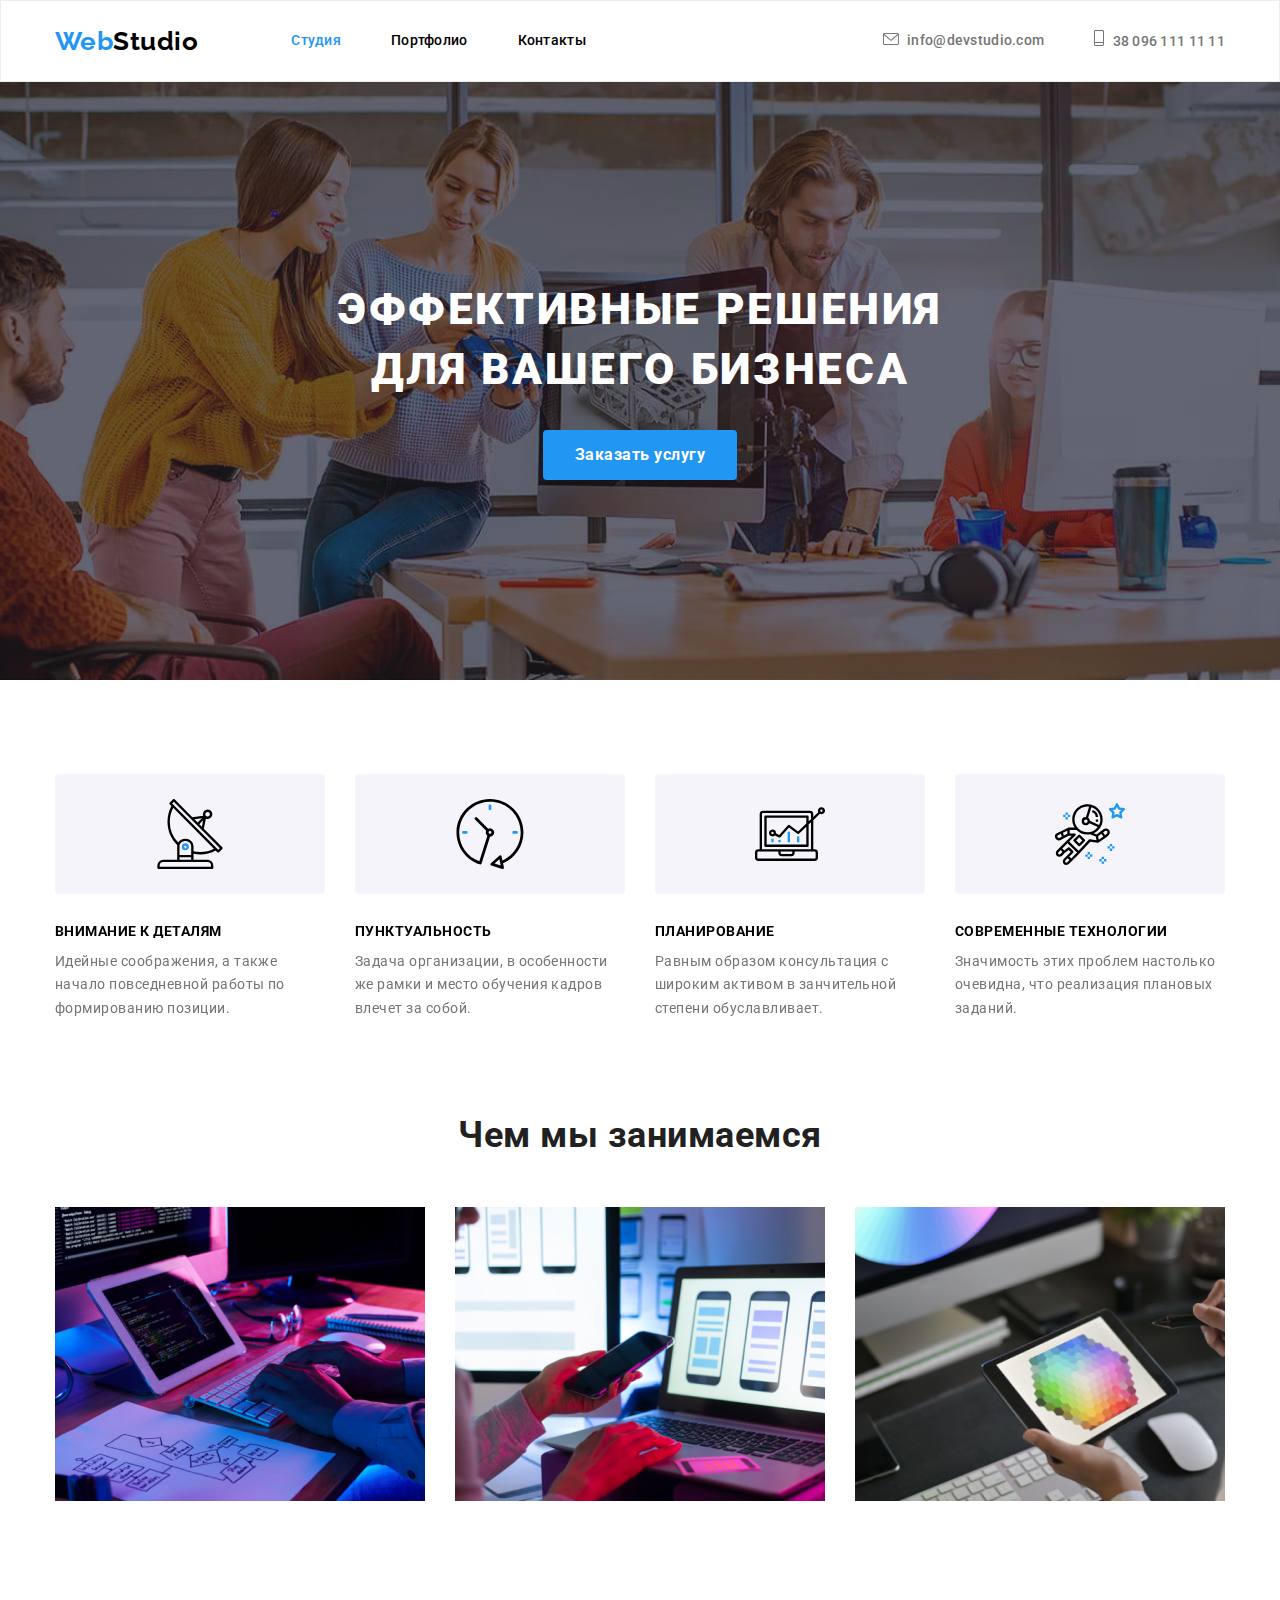
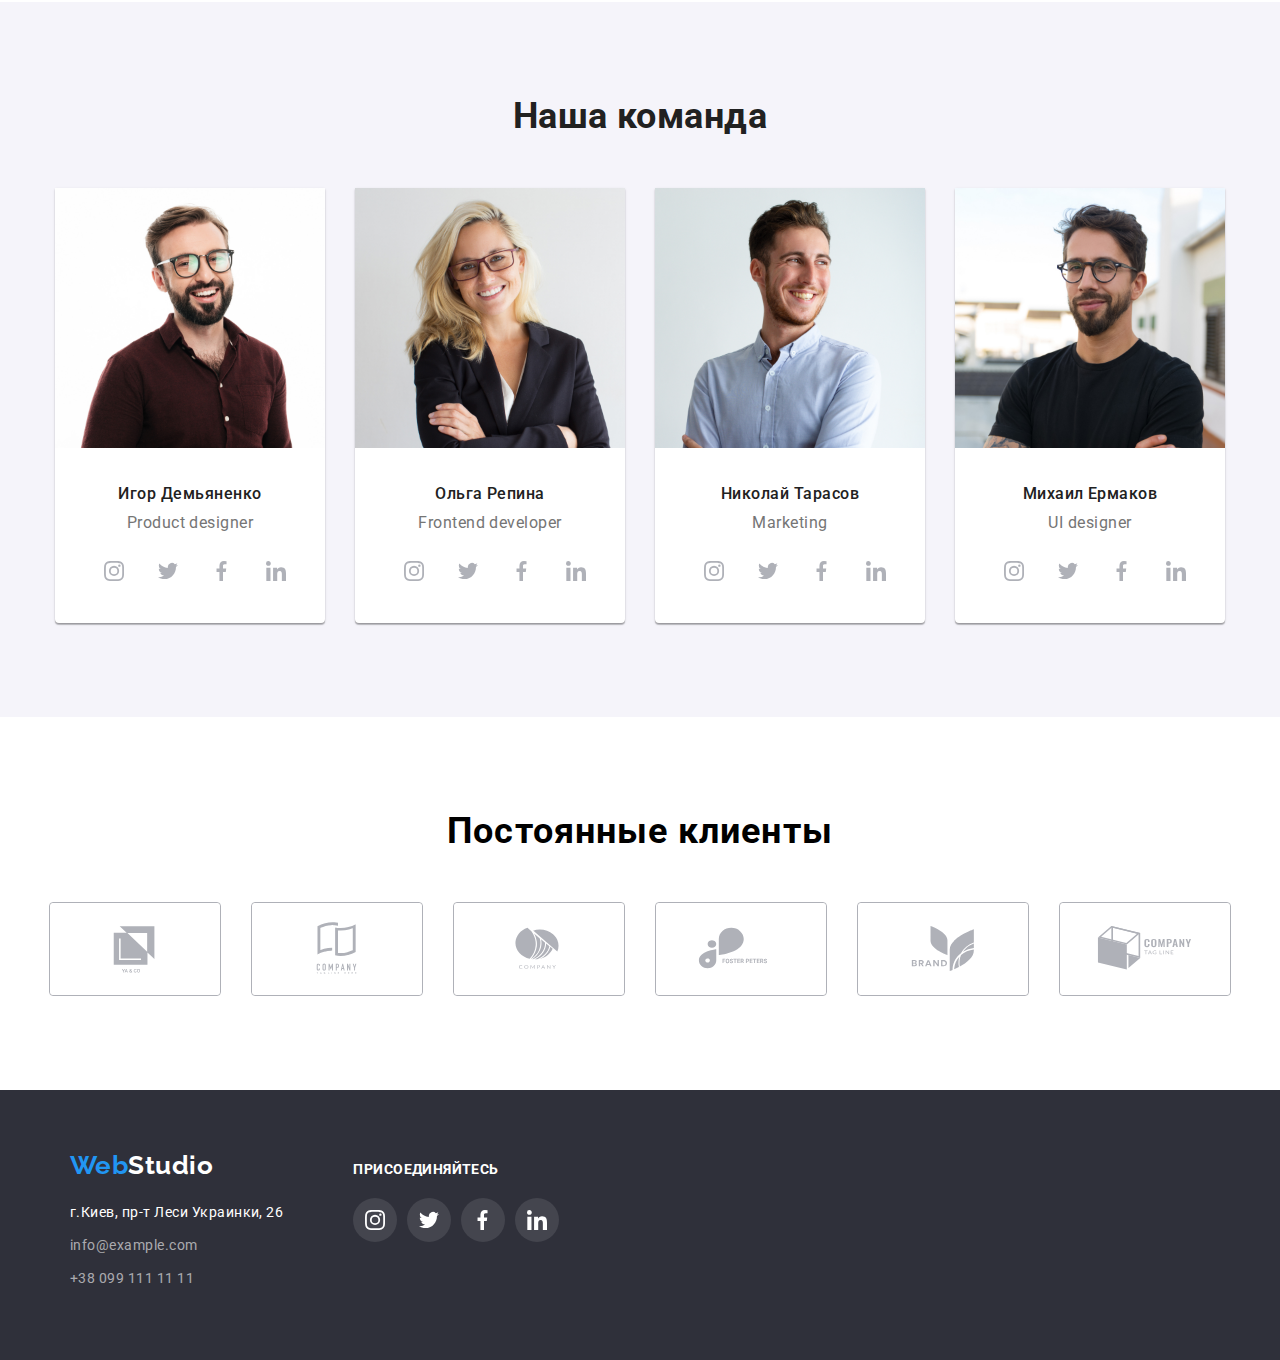
<file: index.html>
<!DOCTYPE html>
<html lang="ru">

<head>
    <meta charset="UTF-8">
    <meta http-equiv="X-UA-Compatible" content="IE=edge">
    <meta name="viewport" content="width=device-width, initial-scale=1.0">
    <title>Git</title>
    <link rel="preconnect" href="https://fonts.googleapis.com">
    <link rel="preconnect" href="https://fonts.gstatic.com" crossorigin>
    <link
        href="https://fonts.googleapis.com/css2?family=Raleway:wght@700&family=Roboto:wght@400;500;700;900&display=swap"
        rel="stylesheet" />
    <link rel="stylesheet" href="https://cdnjs.cloudflare.com/ajax/libs/modern-normalize/1.1.0/modern-normalize.min.css"
        integrity="sha512-wpPYUAdjBVSE4KJnH1VR1HeZfpl1ub8YT/NKx4PuQ5NmX2tKuGu6U/JRp5y+Y8XG2tV+wKQpNHVUX03MfMFn9Q=="
        crossorigin="anonymous" referrerpolicy="no-referrer" />
    <link rel="stylesheet" href="./css/styles.css" />
</head>

<body class="all-body">
    <!--The head of the site-->


    <header class="page-header">
        <div class="container site-nav">
            <nav class="site-nav">
                <a href="/" class="logo-link">
                    Web<span class="logo-accent">Studio</span>
                </a>
        
                <ul class="site-list">
                    <li class="site-element"><a class="site-link current" href="./index.html">Студия</a></li>
                    <li class="site-element"><a class="site-links" href="./portfolio.html">Портфолио</a></li>
                    <li class="site-element"><a class="site-links" href="/">Контакты</a></li>
                </ul>
        
            </nav>
                <ul class="auth-list">
                    <li class="auth-element">
                        <a class="auth-email" href="info@devstudio.com">
                            <svg class="email-icon" width="16" height="12">
                                <use href="./images/icons.svg#envelope-normal"></use>
                            </svg> info@devstudio.com</a>
                    </li>
                    <li class="auth-element"><a class="auth-phone" href="380961111111"> 
                        <svg class="email-icon" width="10" height="16">
                            <use class="phone-icon" href="./images/icons.svg#vector"></use>
                        </svg> 38 096 111 11 11</a>
                    </li>
        
                </ul>
        </div>
            

    </header>

    
    <main class="main-div">
        <!--Hero-->
        <section class="hero">
            <div class="container">
                <h1 class="hero-title">Эффективные решения </br> для вашего бизнеса</h1>
                <button type="button" class="hero-button">Заказать услугу</button>
            </div>
        </section>



        <!--Навыки-->
        <section class="features">
            <div class="container">
                    <ul class="features-list">
                        <li class="features-element">
                            <div class="features-box">
                                <svg class="features-icon" width="70" height="70">
                                    <use href="./images/icons.svg#featuresa"></use>
                                </svg>
                            </div>
                            <div class="title-box">
                                    <h3 class="features-title">Внимание к деталям</h3>
                                    <p class="features-p">Идейные соображения, а также </br> начало повседневной работы по </br>
                                            формированию позиции.</p>
                            </div>
                        </li>
                        <li class="features-element">
                            <div class="features-box">
                                <svg class="features-icon" width="70" height="70">
                                    <use href="./images/icons.svg#featuresb"></use>
                                </svg>
                            </div>
                            <div class="title-box">
                                            <h3 class="features-title">Пунктуальность</h3>
                                <p class="features-p">Задача организации, в особенности </br> же рамки и место обучения кадров
                                    </br> влечет за собой.</p>
                            </div>
                        </li>
                        <li class="features-element">
                            <div class="features-box">
                                <svg class="features-icon" width="70" height="70">
                                    <use href="./images/icons.svg#featuresc"></use>
                                </svg>
                            </div>
                            <div class="title-box">
                                <h3 class="features-title">Планирование</h3>
                                <p class="features-p">Равным образом консультация с </br> широким активом в занчительной </br>
                                    степени обуславливает.</p>
                            </div>
                        </li>
                        <li class="features-element">
                            <div class="features-box">
                                <svg class="features-icon" width="70" height="70">
                                    <use href="./images/icons.svg#featuresd"></use>
                                </svg>
                            </div>
                            <div class="title-box">
                                <h3 class="features-title">Современные технологии</h3>
                                <p class="features-p">Значимость этих проблем настолько </br> очевидна, что реализация плановых
                                    </br> заданий.</p>
                            </div>
                        </li>
                    </ul>
            </div>
        </section>
        <!--Чем мы занимаемся-->
        <section class="section">
            <div class="container">
                <h2 class="section-title">Чем мы занимаемся</h2>
                    <ul class="section-list">
                        <li class="section-element">
                            <div class="section-thumb">
                                <a class="section-img" href="">
                                    <img class="section-img" src="images/1left.jpg" alt="ноутбук" width="370">
                                    <div class="section-color">
                                        <div class="section-actions">
                                            <p class="actions-title">Десктопные приложения</p>
                                        </div>
                                    </div>
                                </a>
                            </div>
                        </li>
                        <li class="section-element">
                            <div class="section-thumb">
                                <a class="section-img" href="">
                                    <img class="section-img" src="images/phone.jpg" alt="телефон" width="370">
                                        <div class="section-actions">
                                            
                                            <p class="actions-title">Мобильные приложения</p>
                                        </div>
                                </a>
                            </div>
                        </li>
                        <li class="section-element">
                            <div class="section-thumb">
                                <a class="section-img" href="">
                                    <img class="section-img" src="images/notepad.jpg" alt="планшет" width="370">
                                        <div class="section-actions">
                                            <p class="actions-title">Дизайнерские решения</p>
                                        </div>
                                </a>
                            </div>       
                        </li>
                    </ul>
            </div>
        </section>
        <!--Наша команда-->
        <section class="command">
            <div class="container">
                <h2 class="command-title">Наша команда</h2>
                    <ul class="command-list">
                        <li class="command-element link">
                            <a class="command-link" href="">
                                <div class="command-frame">
                                    <img class="command-img" src="images/person1.jpg" alt="Игор Демьяненко" width="270" />
                                    <div class="command-box">
                                        <h3 class="command-worker link">Игор Демьяненко</h3>
                                        <p class="command-p">Product designer</p>
                                    </div>
                                            <ul class="networks-list list">
                                                <li>
                                                    <a class="networks-link" href="/">
                                                        <svg class="networks-icon" width="20" height="20">
                                                            <use href="./images/icons.svg#instagram"></use>
                                                        </svg>
                                                    </a>
                                                </li>
                                                <li>
                                                    <a class="networks-link" href="/">
                                                        <svg class="networks-icon" width="20" height="20">
                                                            <use href="./images/icons.svg#twitter"></use>
                                                        </svg>
                                                    </a>
                                                </li>
                                                <li>
                                                    <a class="networks-link" href="/">
                                                        <svg class="networks-icon" width="20" height="20">
                                                            <use href="./images/icons.svg#facebook"></use>
                                                        </svg>
                                                    </a>
                                                </li>
                                                <li>
                                                    <a class="networks-link" href="/">
                                                        <svg class="networks-icon" width="20" height="20">
                                                            <use href="./images/icons.svg#linkedin"></use>
                                                        </svg>
                                                    </a>
                                                </li>
                                            </ul>
                                </div>
                            </a>
                        </li>
                        <li class="command-element">
                            <a class="command-link" href="">
                                <div class="command-frame">
                                    <img class="command-img" src="images/person2.jpg" alt="Ольга Репина" width="270" />
                                    <div class="command-box">
                                        <h3 class="command-worker">Ольга Репина</h3>
                                        <p class="command-p">Frontend developer</p>
                                    </div>   
                                    <ul class="networks-list list">
                                        <li>
                                            <a class="networks-link" href="/">
                                                <svg class="networks-icon" width="20" height="20">
                                                    <use href="./images/icons.svg#instagram"></use>
                                                </svg>
                                            </a>
                                        </li>
                                        <li>     
                                            <a class="networks-link" href="/">
                                                <svg class="networks-icon" width="20" height="20">
                                                        <use href="./images/icons.svg#twitter"></use>
                                                </svg>
                                            </a>                                     
                                        </li>
                                        <li>                                     
                                            <a class="networks-link" href="/">
                                                <svg class="networks-icon" width="20" height="20">
                                                        <use href="./images/icons.svg#facebook"></use>
                                                </svg>
                                            </a>                                            
                                        </li>
                                        <li>                                         
                                            <a class="networks-link" href="/">
                                                <svg class="networks-icon" width="20" height="20">
                                                        <use href="./images/icons.svg#linkedin"></use>
                                                </svg>
                                            </a>                                     
                                        </li>
                                    </ul>
                                </div>
                            </a>
                        </li>
                        <li class="command-element">
                            <a class="command-link" href="">
                                <div class="command-frame">
                                    <img class="command-img" src="images/person3.jpg" alt="Николай Тарасов" width="270" />
                                    <div class="command-box">
                                        <h3 class="command-worker">Николай Тарасов</h3>
                                        <p class="command-p">Marketing</p>
                                    </div>
                                        <ul class="networks-list list">
                                            <li>
                                                <a class="networks-link" href="/">
                                                    <svg class="networks-icon" width="20" height="20">
                                                        <use href="./images/icons.svg#instagram"></use>
                                                    </svg>
                                                </a>
                                            </li>
                                            <li>
                                                <a class="networks-link" href="/">
                                                    <svg class="networks-icon" width="20" height="20">
                                                        <use href="./images/icons.svg#twitter"></use>
                                                    </svg>
                                                </a>
                                            </li>
                                            <li>
                                                <a class="networks-link" href="/">
                                                    <svg class="networks-icon" width="20" height="20">
                                                        <use href="./images/icons.svg#facebook"></use>
                                                    </svg>
                                                </a>
                                            </li>
                                            <li>
                                                <a class="networks-link" href="/">
                                                    <svg class="networks-icon" width="20" height="20">
                                                        <use href="./images/icons.svg#linkedin"></use>
                                                    </svg>
                                                </a>
                                            </li>
                                        </ul>
                                </div>
                            </a>
                        </li>
                        <li class="command-element">
                            <a class="command-link" href="">
                                <div class="command-frame">
                                    <img class="command-img" src="images/person4.jpg" alt="Михаил Ермаков" width="270" />
                                    <div class="command-box">
                                        <h3 class="command-worker">Михаил Ермаков</h3>
                                        <p class="command-p">UI designer</p>
                                    </div>
                                    <ul class="networks-list list">
                                        <li>
                                            <a class="networks-link" href="/">
                                                <svg class="networks-icon" width="20" height="20">
                                                    <use href="./images/icons.svg#instagram"></use>
                                                </svg>
                                            </a>
                                        </li>
                                        <li>
                                            <a class="networks-link" href="/">
                                                <svg class="networks-icon" width="20" height="20">
                                                    <use href="./images/icons.svg#twitter"></use>
                                                </svg>
                                            </a>
                                        </li>
                                        <li>
                                            <a class="networks-link" href="/">
                                                <svg class="networks-icon" width="20" height="20">
                                                    <use href="./images/icons.svg#facebook"></use>
                                                </svg>
                                            </a>
                                        </li>
                                        <li>
                                            <a class="networks-link" href="/">
                                                <svg class="networks-icon" width="20" height="20">
                                                    <use href="./images/icons.svg#linkedin"></use>
                                                </svg>
                                            </a>
                                        </li>
                                    </ul>
                                </div>
                            </a>
                        </li>

                    </ul>
            </div>
        </section>
        <section class="clients">
            <h2 class="clients-title">
                Постоянные клиенты
            </h2>
            <ul class="clients-list list">
                <li class="clients-element icon-acompany norm">
                    <a class="clients-link" href="/">
                        <svg class="clients-icon" width="106" height="60">
                            <use href="./images/icons.svg#acompany"></use>
                        </svg>
                    </a>
                </li>
                <li class="clients-element icon-bcompany norm">
                    <a class="clients-link" href="/">
                        <svg class="clients-icon" width="106" height="60">
                            <use href="./images/icons.svg#bcompany"></use>
                        </svg>
                    </a>
                </li>
                <li class="clients-element icon-ccompany norm">
                    <a class="clients-link" href="/">
                        <svg class="clients-icon" width="106" height="60">
                            <use href="./images/icons.svg#ccompany"></use>
                        </svg>
                    </a>
                </li>
                <li class="clients-element icon-dcompany norm">
                    <a class="clients-link" href="/">
                        <svg class="clients-icon" width="106" height="60">
                            <use href="./images/icons.svg#dcompany"></use>
                        </svg>
                    </a>
                </li>
                <li class="clients-element icon-ecompany norm">
                    <a class="clients-link" href="/">
                        <svg class="clients-icon" width="106" height="60">
                            <use href="./images/icons.svg#ecompany"></use>
                        </svg>
                    </a>
                </li>
                <li class="clients-element icon-gcompany norm">
                    <a class="clients-link" href="/">
                        <svg class="clients-icon" width="106" height="60">
                            <use href="./images/icons.svg#gcompany"></use>
                        </svg>
                    </a>
                </li>
            </ul>
        </section>
    </main>

    <!--Footer-->
    <footer class="footer">
        <div class="container">
            <div class="footer-all">
                <div class="footer-info">
                    <a href="/" class="footer-logo">
                        Web<span class="footer-accent">Studio</span>
                    </a>
                    <address class="adress">
                        <ul class="adress-list">
                            <li>
                                <a class="adress-location" href="https://www.figma.com/exit?url=https%3A%2F%2Fbit.ly%2F3pXMvUd"
                                target="_blank" rel="noopener noreferrer">г.Киев, пр-т Леси Украинки, 26</a>
                            </li>
                            <li>
                                <a class="adress-email" href="info@example.com">info@example.com</a>
                            </li>
                            <li>
                                <a class="adress-phone" href="380991111111">+38 099 111 11 11</a>
                            </li>
                        </ul>
                    </address>
                </div>
                <div class="footer-box">
                    <p class="footer-title">
                        Присоединяйтесь
                    </p>
                        <ul class="footer-list list">
                            <li class="footer-element">
                                <a class="footer-link" href="/">
                                    <svg class="footer-icon" width="20" height="20">
                                        <use href="./images/icons.svg#instagram"></use>
                                    </svg>
                                </a>
                            </li>
                            <li class="footer-element">
                                <a class="footer-link" href="/">
                                    <svg class="footer-icon" width="20" height="20">
                                        <use href="./images/icons.svg#twitter"></use>
                                    </svg>
                                </a>
                            </li>
                            <li class="footer-element">
                                <a class="footer-link" href="/">
                                    <svg class="footer-icon" width="20" height="20">
                                        <use href="./images/icons.svg#facebook"></use>
                                    </svg>
                                </a>
                            </li>
                            <li class="footer-element">
                                <a class="footer-link" href="/">
                                    <svg class="footer-icon" width="20" height="20">
                                        <use href="./images/icons.svg#linkedin"></use>
                                    </svg>
                                </a>
                            </li>
                        </ul>
                </div>
            </div>
        </div>

    </footer>

</body>

</html>
</file>
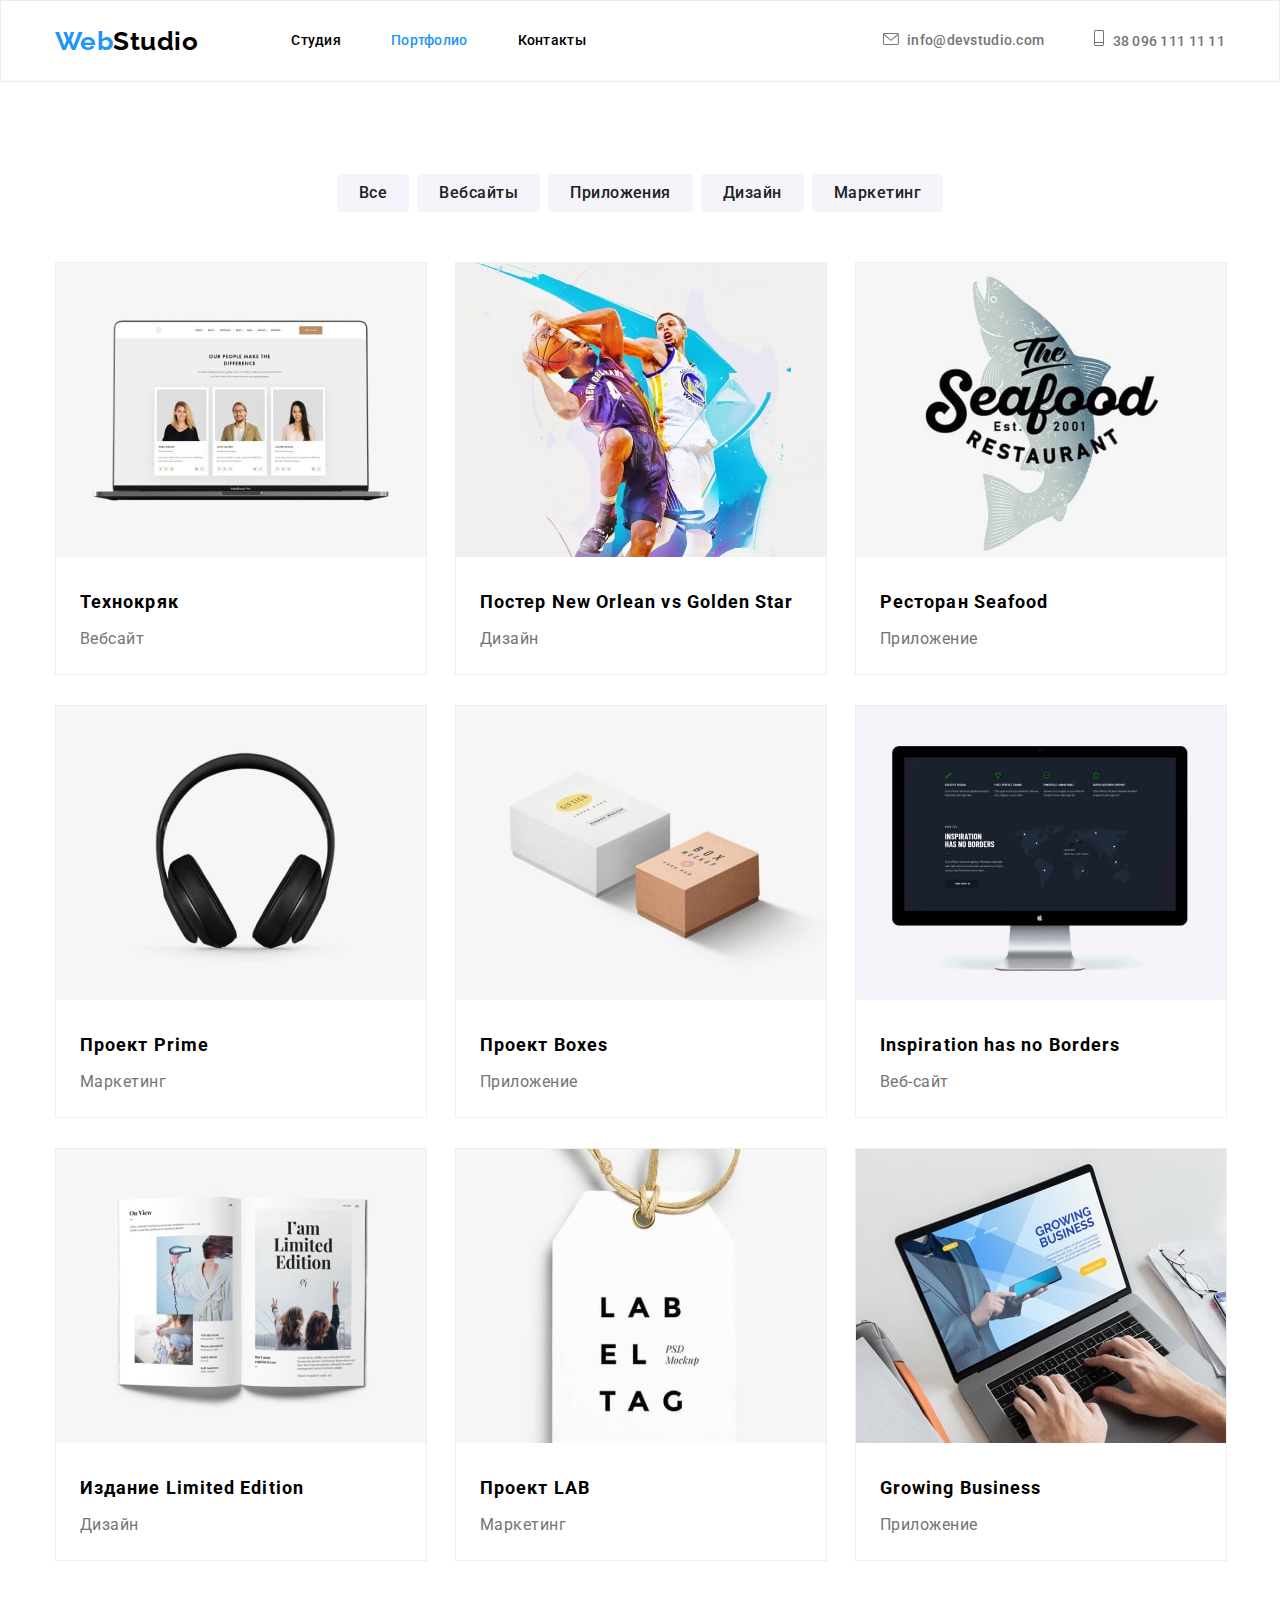
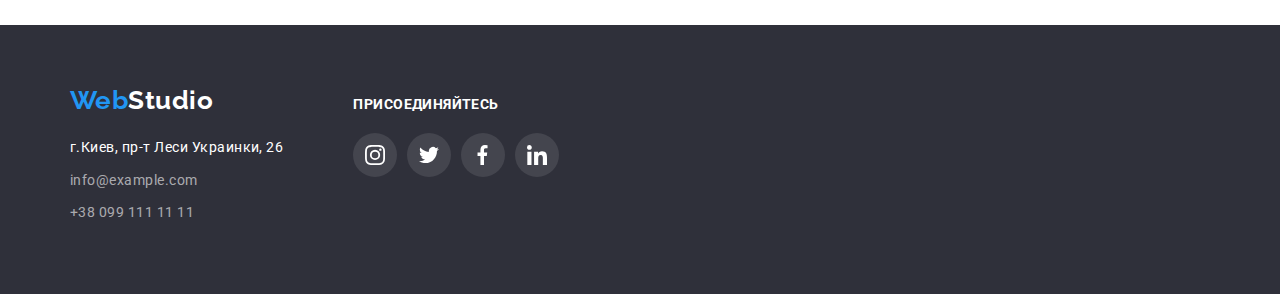
<file: portfolio.html>
<!DOCTYPE html>
<html lang="ru">

<head>
    <meta charset="UTF-8">
    <meta http-equiv="X-UA-Compatible" content="IE=edge">
    <meta name="viewport" content="width=device-width, initial-scale=1.0">
    <title>Document</title>
    <link rel="preconnect" href="https://fonts.googleapis.com">
    <link rel="preconnect" href="https://fonts.gstatic.com" crossorigin>
    <link
        href="https://fonts.googleapis.com/css2?family=Raleway:wght@700&family=Roboto:wght@400;500;700;900&display=swap"
        rel="stylesheet">
        <link rel="stylesheet" href="https://cdnjs.cloudflare.com/ajax/libs/modern-normalize/1.1.0/modern-normalize.min.css"
            integrity="sha512-wpPYUAdjBVSE4KJnH1VR1HeZfpl1ub8YT/NKx4PuQ5NmX2tKuGu6U/JRp5y+Y8XG2tV+wKQpNHVUX03MfMFn9Q=="
            crossorigin="anonymous" referrerpolicy="no-referrer" />
            <link rel="stylesheet" href="./css/styles.css" />
</head>

<body class="all-body">
    <!--The head of the site-->
    <header class="page-header">
        <div class="container site-nav">
            <nav class="site-nav">
                <a href="/" class="logo-link">
                    Web<span class="logo-accent">Studio</span>
                </a>
    
                <ul class="site-list">
                    <li class="site-element"><a class="site-link" href="./index.html">Студия</a></li>
                    <li class="site-element"><a class="site-links current" href="./portfolio.html">Портфолио</a></li>
                    <li class="site-element"><a class="site-links" href="/">Контакты</a></li>
                </ul>
    
            </nav>
            <ul class="auth-list">
                <li class="auth-element">
                    <a class="auth-email" href="info@devstudio.com">
                        <svg class="email-icon" width="16" height="12">
                            <use href="./images/icons.svg#envelope-normal"></use>
                        </svg> info@devstudio.com</a>
                </li>
                <li class="auth-element"><a class="auth-phone" href="380961111111">
                        <svg class="email-icon" width="10" height="16">
                            <use class="phone-icon" href="./images/icons.svg#vector"></use>
                        </svg> 38 096 111 11 11</a>
                </li>
    
            </ul>
        </div>
    
    
    </header>

        <main>
            <section class="button-section">
                <div class="container">
                    <h1 class="visually-hidden">Фильтр</h1>
                    <ul class="button-list">
                        <li class="button-element"><button type="button" class="port-button">Все</button></li>
                        <li class="button-element"><button type="button" class="port-button">Вебсайты</button></li>
                        <li class="button-element"><button type="button" class="port-button">Приложения</button></li>
                        <li class="button-element"><button type="button" class="port-button">Дизайн</button></li>
                        <li class="button-element"><button type="button" class="port-button">Маркетинг</button></li>
                    </ul>

                    <h2 class="visually-hidden">Примеры работы</h2>
                    <ul class="project-list">

                        <li class="project-element">
                            <div class="port-frame">
                                <a class="project-link link" rel="preconnect" href="/">
                                    <img class="port-img" src="./images/techno-min.jpg" alt="технокряк" width="370">
                                    <div class="project-box">
                                        <h2 class="project-title">
                                            Технокряк
                                        </h2>
                                        <p class="project-p">
                                            Вебсайт
                                        </p>
                                    </div>
                                </a>
                            </div>
                        </li>
                        <li class="project-element">
                            <div class="port-frame">
                                <a class="project-link link" rel="preconnect" href="/">
                                    <img class="port-img" src="./images/neworlean-min.jpg" alt="постер" width="370">
                                    <div class="project-box">
                                        <h2 class="project-title">
                                            Постер New Orlean vs Golden Star
                                        </h2>
                                        <p class="project-p">
                                            Дизайн
                                        </p>
                                    </div>
                                </a>
                            </div>
                        </li>
                        <li class="project-element">
                            <div class="port-frame">
                                <a class="project-link link" rel="preconnect" href="/">
                                    <img class="port-img" src="./images/seafood-min.jpg" alt="ресторан" width="370">
                                    <div class="project-box">
                                        <h2 class="project-title link">
                                            Ресторан Seafood
                                        </h2>
                                        <p class="project-p link">
                                            Приложение
                                        </p>
                                    </div>
                                </a>
                            </div>
                        </li>
                        <li class="project-element">
                            <div class="port-frame">
                                <a class="project-link link" rel="preconnect" href="/">
                                    <img class="port-img" src="./images/prime-min.jpg" alt="проект" width="370">
                                    <div class="project-box">
                                        <h2 class="project-title link">
                                            Проект Prime
                                        </h2>
                                        <p class="project-p link">
                                            Маркетинг
                                        </p>
                                    </div>
                                </a>
                            </div>
                        </li>
                        <li class="project-element">
                            <div class="port-frame">
                                <a class="project-link link" rel="preconnect" href="/">
                                    <img class="port-img" src="./images/boxes-min.jpg" alt="коробки" width="370">
                                    <div class="project-box">
                                        <h2 class="project-title link">
                                            Проект Boxes
                                        </h2>
                                        <p class="project-p link">
                                            Приложение
                                        </p>
                                    </div>
                                </a>
                            </div>
                        </li>
                        <li class="project-element">
                            <div class="port-frame">
                                <a class="project-link link" rel="preconnect" href="/">
                                    <img class="port-img" src="./images/inspiration-min.jpg" alt="вдохновение" width="370">
                                    <div class="project-box">
                                        <h2 class="project-title">
                                            Inspiration has no Borders
                                        </h2>
                                        <p class="project-p">
                                            Веб-сайт
                                        </p>
                                    </div>
                                </a>
                            </div>
                        </li>
                        <li class="project-element">
                            <div class="port-frame">
                                <a class="project-link link" rel="preconnect" href="/">
                                    <img class="port-img" src="./images/limited-min.jpg" alt="издание" width="370">
                                    <div class="project-box">
                                        <h2 class="project-title">
                                            Издание Limited Edition
                                        </h2>
                                        <p class="project-p">
                                            Дизайн
                                        </p>
                                    </div>
                                </a>
                            </div>
                        </li>
                        <li class="project-element">
                            <div class="port-frame">
                                <a class="project-link link" rel="preconnect" href="/">
                                    <img class="port-img" src="./images/LAB-min.jpg" alt="лаб" width="370">
                                    <div class="project-box">
                                        <h2 class="project-title">
                                            Проект LAB
                                        </h2>
                                        <p class="project-p">
                                            Маркетинг
                                        </p>
                                    </div>
                                </a>
                            </div>
                        </li>
                        <li class="project-element">
                            <div class="port-frame">
                                <a class="project-link link" rel="preconnect" href="/">
                                    <img class="port-img" src="./images/business-min.jpg" alt="бизнес" width="370">
                                    <div class="project-box">
                                        <h2 class="project-title">
                                            Growing Business
                                        </h2>
                                        <p class="project-p">
                                            Приложение
                                        </p>
                                    </div>
                                </a>
                            </div>
                        </li>
                    </ul>
                </div>
            </section>
        </main>

    <footer class="footer">
        <div class="container">
            <div class="footer-all">
                <div class="footer-info">
                    <a href="/" class="footer-logo">
                        Web<span class="footer-accent">Studio</span>
                    </a>
                    <address class="adress">
                        <ul class="adress-list">
                            <li>
                                <a class="adress-location"
                                    href="https://www.figma.com/exit?url=https%3A%2F%2Fbit.ly%2F3pXMvUd" target="_blank"
                                    rel="noopener noreferrer">г.Киев, пр-т Леси Украинки, 26</a>
                            </li>
                            <li>
                                <a class="adress-email" href="info@example.com">info@example.com</a>
                            </li>
                            <li>
                                <a class="adress-phone" href="380991111111">+38 099 111 11 11</a>
                            </li>
                        </ul>
                    </address>
                </div>
                <div class="footer-box">
                    <p class="footer-title">
                        Присоединяйтесь
                    </p>
                    <ul class="footer-list list">
                        <li class="footer-element">
                            <a class="footer-link" href="/">
                                <svg class="footer-icon" width="20" height="20">
                                    <use href="./images/icons.svg#instagram"></use>
                                </svg>
                            </a>
                        </li>
                        <li class="footer-element">
                            <a class="footer-link" href="/">
                                <svg class="footer-icon" width="20" height="20">
                                    <use href="./images/icons.svg#twitter"></use>
                                </svg>
                            </a>
                        </li>
                        <li class="footer-element">
                            <a class="footer-link" href="/">
                                <svg class="footer-icon" width="20" height="20">
                                    <use href="./images/icons.svg#facebook"></use>
                                </svg>
                            </a>
                        </li>
                        <li class="footer-element">
                            <a class="footer-link" href="/">
                                <svg class="footer-icon" width="20" height="20">
                                    <use href="./images/icons.svg#linkedin"></use>
                                </svg>
                            </a>
                        </li>
                    </ul>
                </div>
            </div>
        </div>
    
    </footer>
</body>

</html>
</file>
<file: css/styles.css>
:root {
    --primary-text-color: rgba(255, 255, 255, 0.6);
    --title-text-color: #000000;
    --accent-color: #2196F3;
    --hero-button: #ffffff;
    --section-title: #212121;
    --portfolio-button: #F5F4FA;
    --portfolio-text-button: #212121;
    --portfolio-project-p: #757575;
    --icon-normal: #AFB1B8;
}

html {
    box-sizing: border-box;
}

*,
*::before,
*::after {
    box-sizing: inherit;
}

.style {
    font-family: 'Roboto';
}

.all-body {
    
    margin: 0 auto;
    margin-top: 80px;

    font-family: 'Roboto';
    font-style: normal;
    font-weight: 500;
    line-height: 1.5;
    letter-spacing: 0.03em;
    background-color: var(--hero-button);

}

.visually-hidden {
    position: absolute;
    width: 1px;
    height: 1px;
    margin: -1px;
    border: 0;
    padding: 0;
    
    white-space: nowrap;
    clip-path: inset(100%);
    clip: rect(0 0 0 0);
    overflow: hidden;

}

.list {
    padding: 0;
    margin: 0;
    list-style: none;
}

h1,
h2,
h3,
h4,
h5,
h6 {
    margin-top: 0px;
    margin-bottom: 0px;
}
p, ul {
    margin: 0px;
    padding-left: 0px;
}

.page-header {
    position: fixed;
    top: 0;
    width: 100%;
    min-height: 80px;
    background-color: var(--hero-button);
    border: 1px solid #ECECEC;
}
.site-nav {
    display: flex;
    justify-content: space-between;
    align-items: center;
}

.logo-link {


    font-family: 'Raleway';
    font-style: normal;
    font-weight: 700;
    font-size: 26px;
    line-height: 1.19;
    text-decoration: none;
    color: var(--accent-color);
}

.logo-accent {
    margin-top: 24px;
    margin-bottom: 25px;

    font-family: 'Raleway', sans-serif;
    font-style: normal;
    font-weight: 700;
    font-size: 26px;
    line-height: 1.19;
    color: var(--title-text-color);

}


.auth-list {
    display: flex;

    font-family: 'Roboto', sans-serif;
    font-style: normal;
    font-size: 14px;
    letter-spacing: 0.02em;
    color: var(--title-text-color);
    text-decoration: none;
    list-style: none
}
.site-list {
    margin-left: 93px;

    display: flex;
    text-align: center;
    font-size: 14px;
    letter-spacing: 0.02em;
    color: var(--title-text-color);
    text-decoration: none;
    list-style: none;


}


.site-list .site-element + .site-element {
    margin-left: 50px;
}

.auth-email {
    display: inline-block;
    line-height: 1.14;
    text-decoration: none;
    color: var(--portfolio-project-p);
}


.email-icon {
    align-items: center;
    fill: currentColor;
    margin-right: 5px;

}
.auth-email:hover,
.auth-email:focus {
    color: var(--accent-color);
}



.auth-phone {
    display: inline-block;
    line-height: 1.14;
    text-decoration: none;
    color: var(--portfolio-project-p);
    margin-left: 50px;
}

.phone-icon {
    align-items: center;
    fill: currentColor;

}

.auth-phone:hover,
.auth-phone:focus {
    color: var(--accent-color);
}



.list {
    list-style: none;
}
.link {
    text-decoration: none;
}

.site-element {

    
    
}


.site-link {
    display: flex;
    padding-top: 32px;
    padding-bottom: 32px;

    line-height: 1.14;
    color: var(--title-text-color);
    text-decoration: none;

}

.site-link.current {
    display: block;
    padding-top: 32px;
    padding-bottom: 32px;

    color: var(--accent-color);
    padding-top: 32px;
    padding-bottom: 32px;
}
.site-link:hover,
.site-link-focus {
    color: var(--accent-color);
}

.site-links {
    display: block;
    padding-top: 32px;
    padding-bottom: 32px;

    line-height: 1.14;
    color: var(--title-text-color);
    text-decoration: none;
}

.site-links.current {
    color: var(--accent-color);
}

.site-links:hover,
.site-links:focus {
    color: var(--accent-color);
}

.container {
    width: 1200px;
    margin: 0 auto;
    padding-left: 15px;
    padding-right: 15px;

}
.main-nav {
    display: flex;
    align-items: center;
    
}

.main-div {
    margin: 0 auto;
}

.hero {
    text-align: center;
    margin-left: auto;
    margin-right: auto;
    padding-top: 200px;
    padding-bottom: 200px;

    background-color: #2F303A;
    background-image: linear-gradient(rgba(47, 48, 58, 0.4),rgba(47, 48, 58, 0.4)), url(../images/background.jpg);
    background-repeat: no-repeat;
    background-position: center;
    
}

.hero-title {
    font-weight: 900;
    font-size: 44px;
    line-height: 1.36;
    letter-spacing: 0.06em;
    color: var(--hero-button);
    text-transform: uppercase;
    margin-bottom: 30px;
}

.hero-button {
    padding: 10px 32px;

    font-family: 'Roboto';
    font-style: normal;
    font-weight: 700;
    font-size: 16px;
    line-height: 1.87;
    letter-spacing: 0.03em;
    background-color: var(--accent-color);
    color: var(--hero-button);
    display: inline-block;
    border-radius: 4px;
    border: none;
    cursor: pointer;


}

.hero-button:hover,
.hero-button:focus {
    font-family: 'Roboto';
    font-style: normal;
    background-color: var(--hero-button);
    color: var(--accent-color);
    font-size: 16px;
    border-radius: 4px;


}


.features {
    margin-top: 0px;
    padding-top: 94px;
    padding-bottom: 94px;
    
    background-color: var(--hero-button);
    
    

}

.features-list {
    display: flex;
    justify-content: space-between;
    list-style: none;
    position: relative;
}
.features-element {
    width: 270px;
}
.features-box {
    display: flex;
    align-items: center;
    justify-content: center;
    height: 120px;
    margin-bottom: 30px;

    background-color: var(--portfolio-button);

    border-radius: 4px;
    
}

.features .features-element:last-child {
    margin-right: 0;
}

.features-title {
    font-weight: 700;
    font-size: 14px;
    line-height: 1.14;
    text-transform: uppercase;
    margin-top: 0px;
    margin-bottom: 10px;



}

.features-p {

    font-weight: 400;
    font-size: 14px;
    line-height: 1.71;
    color: var(--portfolio-project-p);

}

.section {
    background-color: var(--hero-button);
    text-align: center;
    padding-bottom: 94px;

}

.section-title {
    font-weight: 700;
    font-size: 36px;
    line-height: 1.16;
    text-align: center;
    color: var(--section-title);
    margin-bottom: 50px;

}

.section-list {
    display: flex;
    gap: 30px;
    list-style: none
}
.section-element:hover .section-actions {
    opacity: 1;
    transition: 700ms opacity linear;
}
.section-list .section-element:last-child {
    margin-right: 0;
}
.section-thumb {
    position: relative;
}
.section-thumb:before {
    content: '';
    position: absolute;

    top: 75%;
    left: 50%;
    transform: translate(-50%);
    width: 100%;
    height: 70px;

    background-color: rgba(47, 48, 58, 0.8);
    opacity: 0;
    transition: 700ms opacity linear;

}
.section-thumb:hover::before {
    opacity: 1;
    transition: 700ms opacity linear;
}
.section-img {
    padding: 0;
}
.section-color {
}
.section-actions {   
    position: absolute;
    top: 82%;
    left: 50%;
    transform: translate(-50%);

    display: flex;
    

    opacity: 0;
}
.actions-title {

    
    font-weight: 700;
    font-size: 14px;
    line-height: 16px;
    text-align: center;
    letter-spacing: 0.03em;
    text-transform: uppercase;

    color:var(--hero-button);
}

.command {
    background-color: var(--portfolio-button);
    color: var(--section-title);
    padding-top: 94px;
    padding-bottom: 94px;

}

.command-list {
    display: flex;
    gap: 30px;
    list-style: none;
    
}


.command-link {
    color: var(--section-title);
    text-decoration: none;
}
.command-frame {
    background-color: var(--hero-button);
    display: inline-block;
    box-sizing: content-box;
    box-shadow: 0px 1px 3px rgba(0, 0, 0, 0.12), 0px 1px 1px rgba(0, 0, 0, 0.14), 0px 2px 1px rgba(0, 0, 0, 0.2);
    border-radius: 0px 0px 4px 4px;
}
.command-box {
    text-align: center;
    margin-top: 30px;
    margin-left: 10px;
    margin-right: 10px;
    margin-bottom: 16px;

}





.command-title {
    font-weight: 700;
    font-size: 36px;
    line-height: 1.16;
    text-align: center;
    color: var(--section-title);
    margin-bottom: 50px;

}

.command-worker {
    font-weight: inherit;
    font-size: 16px;
    line-height: 1.18;
    text-decoration: none;
    margin-bottom: 10px;

}
.command-p {
    margin-bottom: 16px;

    font-weight: 400;
    font-size: 16px;
    line-height: 1.18;

    text-align: center;
    letter-spacing: 0.03em;

    color: var(--portfolio-project-p);


    text-decoration: none;
}


.command-social {
 
}



.networks-list {
    display: flex;
    justify-content: center;
    gap: 10px;
    margin-bottom: 30px;
}
.networks-link {
    display: flex;
    justify-content: center;
    align-items: center;
    width: 44px;
    height: 44px;
    border-radius: 50%;
    background-color: var(--hero-button);
    color: var(--icon-normal);

}
.networks-icon {
    fill: currentColor;
}
.networks-link:hover,
.networks-link:focus {
    background-color: var(--accent-color);
    color: var(--hero-button);
}




.features .features-element:last-child {
    margin-right: 0;
}

.clients {
    padding-top: 94px;
    padding-bottom: 94px;
}
.clients-title {
    margin-bottom: 50px;

    text-align: center;
    font-weight: 700;
    font-size: 36px;
    line-height: 1.16;
    text-align: center;
    letter-spacing: 0.03em;
}
.clients-list {
    display: flex;
    justify-content: center;
    
    
}
.clients-element:not(:last-child) {
    margin-right: 30px;
}    
.clients-element {
    border: 1px solid #AFB1B8;
    border-radius: 4px;
}
.clients-link {
    display: flex;
    align-items: center;
    justify-content: center;
    width: 170px;
    height: 92px;


    border-radius: 4px;
    color: var(--icon-normal);
    background-color: var(--hero-button);
    
}
.clients-icon {
    fill: currentColor;
}

.clients-link:hover,
.clients-link:focus {
    background-color: var(--hero-button);
    outline: 1px solid var(--accent-color);
    color: var(--accent-color);
}



.footer {
    padding-top: 60px;
    padding-bottom: 60px;

    background-color: #2F303A;
    ;
    color: var(--hero-button);
}
.footer-all {
    display: flex;
    align-items: baseline;
}
.footer-info {
    display: block
}

.footer-logo {
    display: block;
    margin-left: 15px;
    margin-bottom: 20px;
   
    font-family: 'Raleway';
    font-style: normal;
    font-weight: 700;
    font-size: 26px;
    line-height: 1.19;

    text-decoration: none;
    color: var(--accent-color);
}

.footer-accent {
    font-family: 'Raleway', sans-serif;
    font-style: normal;
    font-weight: 700;
    font-size: 26px;
    line-height: 1.19;
    color: var(--hero-button);
}


.adress {
    display: block;
    padding-left: 15px;
    font-weight: 400;
    font-size: 14px;
    font-style: normal;


}

.adress-list {
    list-style: none
}

.adress-location {
    display: block;
    font-weight: 400;
    font-size: 14px;
    line-height: 1.71;
    color: var(--hero-button);
    text-decoration: none;
    margin-bottom: 9px;

}

.adress-email { 
    display: block;
    font-weight: 400;
    font-size: 14px;
    line-height: 1.71;
    color: var(--primary-text-color);
    text-decoration: none;
    font-style: normal;
    margin-bottom: 9px;
}

.adress-phone {
    display: block;
    font-weight: 400;
    font-size: 14px;
    line-height: 1.71;
    color: var(--primary-text-color);
    text-decoration: none;
    font-style: normal;
    margin-bottom: 9px;
}

.adress-email:hover,
.adress-email:focus {
    color: var(--accent-color);
    text-decoration: none;
    font-style: normal;
}

.adress-phone:hover,
.adress-phone:focus {
    color: var(--accent-color);
    text-decoration: none;
    font-style: normal;
}
.footer {

}

.footer-box {
    display: block;
    justify-content: center;
    gap: 10px;
    margin-left: 70px;
}
.footer-title {
   
    margin-bottom: 20px;

    font-weight: 700;
    font-size: 14px;
    line-height: 1.14;
    letter-spacing: 0.03em;
    text-transform: uppercase;
}
.footer-list {
    display: flex;
    gap: 10px;
}

.footer-element {

}

.footer-link {
    display: flex;
    align-items: center;
    justify-content: center;
    width: 44px;
    height: 44px;
    border-radius: 50%;
    background-color: rgba(255, 255, 255, 0.1);

    color: var(--hero-button);

}

.footer-icon {
    fill: currentColor;
}

.footer-link:hover,
.footer-link:focus {
    background-color: var(--accent-color);
    color: var(--hero-button);
}



.port-body {
    
    padding-left: 15px;
    padding-right: 30px;
    font-family: 'Roboto';
    font-style: normal;
    font-weight: 500;
    font-size: 16px;
    line-height: 1.5;
    letter-spacing: 0.03em;


}

.button-list {
    display: flex;
    justify-content: center;
    gap: 8px;
    list-style: none;
    margin-bottom: 50px;
    
}
.button-element:hover,
.button-element:focus {
box-shadow: 0px 3px 1px rgba(0, 0, 0, 0.1), 0px 1px 2px 
rgba(0, 0, 0, 0.08), 0px 2px 2px rgba(0, 0, 0, 0.12);
}


.port-header {
    
    
}
.button-section {
    padding-top: 94px;
    padding-bottom: 64px;
}
.port-button {

    padding: 6px 22px;
    

    font-family: 'Roboto';
    font-style: normal;
    font-weight: 500;
    font-size: 16px;
    line-height: 1.62;
    letter-spacing: 0.03em;
    background-color: var(--portfolio-button);
    color: var(--portfolio-text-button);
    border-radius: 4px;
    border: none;
    cursor: pointer;
}

.port-button:hover,
.port-button:active,
.port-button:focus {
    
    background-color: var(--accent-color);
    color: var(--hero-button);
    
}
.port-frame {
    background-color: var(--hero-button);
    display: inline-block;
    box-sizing: content-box;
    border: 1px solid #EEEEEE;
}
.button-section .port-frame


.project-list a {

    text-decoration: none;
}

.project-list {
    display: flex;
    flex-wrap: wrap;
    list-style: none;
    gap: 30px;
}
 .project-element {
    width: 370px;
}
.project-element:hover {
    box-shadow: 0px 1px 1px rgba(0, 0, 0, 0.12), 0px 4px 4px 
    rgba(0, 0, 0, 0.06), 1px 4px 6px rgba(0, 0, 0, 0.16);
}


.port-img {

}

.border {
    
}
.project-box {
    padding-top: 20px;
    padding-left: 24px;
    padding-bottom: 20px;
    padding-right: 24px;
}


.project-title {

    font-weight: 700;
    font-size: 18px;
    line-height: 2;
    color: var(--title-text-color);
    letter-spacing: 0.06em;
    margin-bottom: 4px;
    text-decoration: none;

}

.project-p {
    font-weight: 400;
    font-size: 16px;
    line-height: 1.87;
    color: var(--portfolio-project-p);
    text-decoration: none;
    

}
</file>
